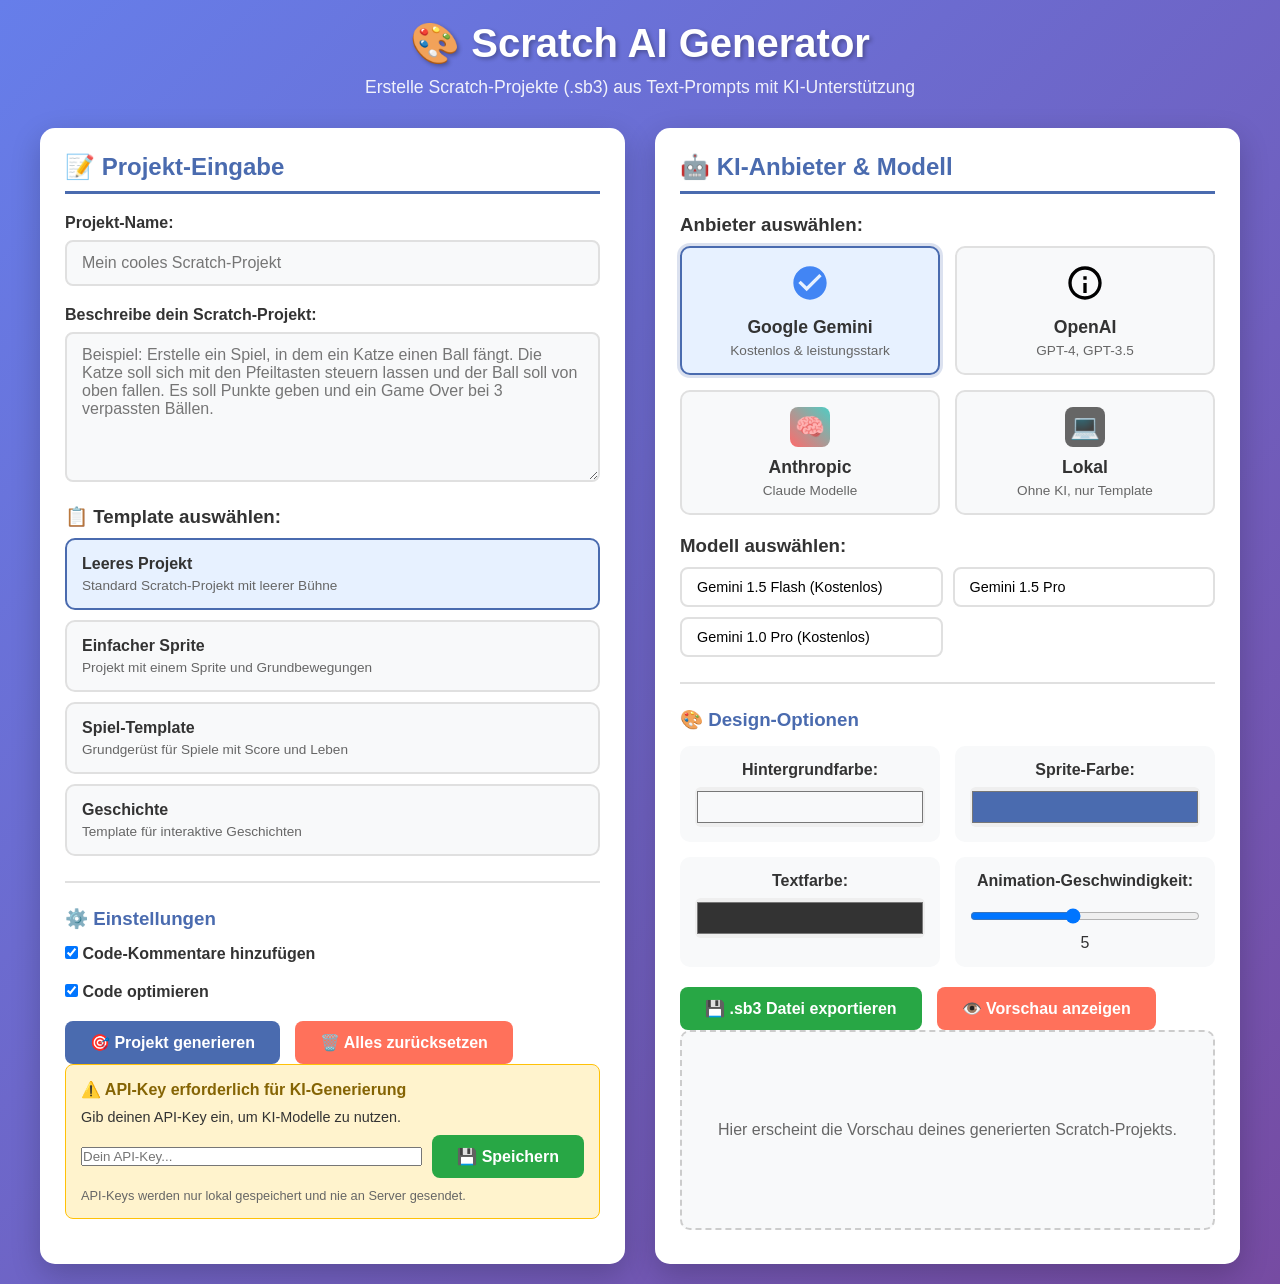
<file: scratch_ai_generator.html>
<!DOCTYPE html>
<html lang="de">
<head>
    <meta charset="UTF-8">
    <meta name="viewport" content="width=device-width, initial-scale=1.0">
    <title>Scratch AI Generator - Prompt zu .sb3</title>
    <style>
        :root {
            --primary: #4a6baf;
            --secondary: #ff715b;
            --background: #f8f9fa;
            --card: #ffffff;
            --text: #333333;
            --success: #28a745;
            --warning: #ffc107;
            --danger: #dc3545;
        }

        * {
            margin: 0;
            padding: 0;
            box-sizing: border-box;
            font-family: 'Segoe UI', Tahoma, Geneva, Verdana, sans-serif;
        }

        body {
            background: linear-gradient(135deg, #667eea 0%, #764ba2 100%);
            min-height: 100vh;
            padding: 20px;
            color: var(--text);
        }

        .container {
            max-width: 1200px;
            margin: 0 auto;
        }

        header {
            text-align: center;
            margin-bottom: 30px;
            color: white;
        }

        header h1 {
            font-size: 2.5em;
            margin-bottom: 10px;
            text-shadow: 2px 2px 4px rgba(0,0,0,0.3);
        }

        header p {
            font-size: 1.1em;
            opacity: 0.9;
        }

        .main-content {
            display: grid;
            grid-template-columns: 1fr 1fr;
            gap: 30px;
        }

        @media (max-width: 968px) {
            .main-content {
                grid-template-columns: 1fr;
            }
        }

        .card {
            background: var(--card);
            border-radius: 15px;
            padding: 25px;
            box-shadow: 0 10px 30px rgba(0,0,0,0.2);
            transition: transform 0.3s ease, box-shadow 0.3s ease;
        }

        .card:hover {
            transform: translateY(-5px);
            box-shadow: 0 15px 40px rgba(0,0,0,0.3);
        }

        .card-title {
            font-size: 1.5em;
            margin-bottom: 20px;
            color: var(--primary);
            border-bottom: 3px solid var(--primary);
            padding-bottom: 10px;
            display: flex;
            align-items: center;
            gap: 10px;
        }

        .form-group {
            margin-bottom: 20px;
        }

        .form-group label {
            display: block;
            margin-bottom: 8px;
            font-weight: 600;
            color: var(--text);
        }

        .form-group input[type="text"],
        .form-group textarea,
        .form-group select {
            width: 100%;
            padding: 12px 15px;
            border: 2px solid #e0e0e0;
            border-radius: 8px;
            font-size: 1em;
            transition: border-color 0.3s ease, box-shadow 0.3s ease;
            background: #f8f9fa;
        }

        .form-group input[type="text"]:focus,
        .form-group textarea:focus,
        .form-group select:focus {
            outline: none;
            border-color: var(--primary);
            box-shadow: 0 0 0 3px rgba(74, 107, 175, 0.1);
        }

        .form-group textarea {
            min-height: 150px;
            resize: vertical;
            font-family: inherit;
        }

        .form-group input[type="color"] {
            width: 100%;
            height: 50px;
            padding: 5px;
            border: none;
            border-radius: 8px;
            cursor: pointer;
        }

        .provider-selector {
            display: grid;
            grid-template-columns: repeat(auto-fit, minmax(200px, 1fr));
            gap: 15px;
            margin-bottom: 20px;
        }

        .provider-card {
            background: #f8f9fa;
            border: 2px solid #e0e0e0;
            border-radius: 10px;
            padding: 15px;
            cursor: pointer;
            transition: all 0.3s ease;
            text-align: center;
        }

        .provider-card:hover {
            border-color: var(--primary);
            background: #e9ecef;
        }

        .provider-card.selected {
            border-color: var(--primary);
            background: #e7f1ff;
            box-shadow: 0 0 0 3px rgba(74, 107, 175, 0.2);
        }

        .provider-card img {
            width: 40px;
            height: 40px;
            margin-bottom: 10px;
        }

        .provider-card h4 {
            font-size: 1.1em;
            margin-bottom: 5px;
        }

        .provider-card p {
            font-size: 0.85em;
            color: #666;
        }

        .model-selector {
            display: grid;
            grid-template-columns: repeat(auto-fit, minmax(250px, 1fr));
            gap: 10px;
        }

        .model-btn {
            padding: 10px 15px;
            border: 2px solid #e0e0e0;
            border-radius: 8px;
            background: white;
            cursor: pointer;
            transition: all 0.3s ease;
            text-align: left;
            font-size: 0.9em;
        }

        .model-btn:hover {
            border-color: var(--primary);
            background: #f8f9fa;
        }

        .model-btn.selected {
            border-color: var(--primary);
            background: #e7f1ff;
            color: var(--primary);
        }

        .design-options {
            display: grid;
            grid-template-columns: repeat(auto-fit, minmax(200px, 1fr));
            gap: 15px;
        }

        .design-option {
            background: #f8f9fa;
            border-radius: 10px;
            padding: 15px;
            text-align: center;
        }

        .design-option label {
            display: block;
            margin-bottom: 8px;
            font-weight: 600;
        }

        .design-option input[type="color"] {
            width: 100%;
            height: 40px;
            border: none;
            border-radius: 6px;
            cursor: pointer;
        }

        .design-option input[type="range"] {
            width: 100%;
            margin: 10px 0;
        }

        .btn {
            display: inline-block;
            padding: 12px 25px;
            border: none;
            border-radius: 8px;
            font-size: 1em;
            font-weight: 600;
            cursor: pointer;
            transition: all 0.3s ease;
            text-decoration: none;
            text-align: center;
        }

        .btn-primary {
            background: var(--primary);
            color: white;
        }

        .btn-primary:hover {
            background: #3a5a9f;
            transform: translateY(-2px);
            box-shadow: 0 5px 15px rgba(74, 107, 175, 0.4);
        }

        .btn-secondary {
            background: var(--secondary);
            color: white;
        }

        .btn-secondary:hover {
            background: #e6654b;
            transform: translateY(-2px);
            box-shadow: 0 5px 15px rgba(255, 113, 91, 0.4);
        }

        .btn-success {
            background: var(--success);
            color: white;
        }

        .btn-success:hover {
            background: #218838;
        }

        .btn-group {
            display: flex;
            gap: 15px;
            flex-wrap: wrap;
            margin-top: 20px;
        }

        .status {
            margin-top: 20px;
            padding: 15px;
            border-radius: 8px;
            text-align: center;
            display: none;
        }

        .status.show {
            display: block;
        }

        .status.success {
            background: #d4edda;
            color: #155724;
            border: 1px solid #c3e6cb;
        }

        .status.error {
            background: #f8d7da;
            color: #721c24;
            border: 1px solid #f5c6cb;
        }

        .status.info {
            background: #cce5ff;
            color: #004085;
            border: 1px solid #b8daff;
        }

        .preview-section {
            background: #f8f9fa;
            border-radius: 10px;
            padding: 20px;
            min-height: 200px;
            display: flex;
            flex-direction: column;
            align-items: center;
            justify-content: center;
            border: 2px dashed #ccc;
        }

        .preview-section.has-content {
            border-style: solid;
            border-color: var(--primary);
        }

        .preview-content {
            width: 100%;
            max-width: 400px;
            background: white;
            border-radius: 8px;
            padding: 20px;
            box-shadow: 0 4px 12px rgba(0,0,0,0.1);
        }

        .template-selector {
            margin-bottom: 20px;
        }

        .template-card {
            background: #f8f9fa;
            border: 2px solid #e0e0e0;
            border-radius: 10px;
            padding: 15px;
            margin-bottom: 10px;
            cursor: pointer;
            transition: all 0.3s ease;
        }

        .template-card:hover {
            border-color: var(--primary);
            background: #e9ecef;
        }

        .template-card.selected {
            border-color: var(--primary);
            background: #e7f1ff;
        }

        .template-card h4 {
            margin-bottom: 5px;
        }

        .template-card p {
            font-size: 0.85em;
            color: #666;
        }

        .api-key-section {
            background: #fff3cd;
            border: 1px solid #ffc107;
            border-radius: 8px;
            padding: 15px;
            margin-bottom: 20px;
        }

        .api-key-section h4 {
            margin-bottom: 10px;
            color: #856404;
        }

        .api-key-input {
            display: flex;
            gap: 10px;
            align-items: center;
        }

        .api-key-input input {
            flex: 1;
        }

        .api-key-input .btn {
            flex-shrink: 0;
        }

        .loading {
            display: none;
            text-align: center;
            margin: 20px 0;
        }

        .loading.show {
            display: block;
        }

        .spinner {
            border: 4px solid #f3f3f3;
            border-top: 4px solid var(--primary);
            border-radius: 50%;
            width: 40px;
            height: 40px;
            animation: spin 1s linear infinite;
            margin: 0 auto;
        }

        @keyframes spin {
            0% { transform: rotate(0deg); }
            100% { transform: rotate(360deg); }
        }

        .code-preview {
            background: #282c34;
            color: #abb2bf;
            padding: 15px;
            border-radius: 8px;
            font-family: 'Courier New', monospace;
            font-size: 0.85em;
            overflow-x: auto;
            white-space: pre-wrap;
            word-break: break-all;
            max-height: 300px;
            overflow-y: auto;
        }

        .export-actions {
            display: flex;
            gap: 10px;
            flex-wrap: wrap;
            margin-top: 15px;
        }

        .progress-bar {
            width: 100%;
            height: 20px;
            background: #e9ecef;
            border-radius: 10px;
            overflow: hidden;
            margin: 15px 0;
            display: none;
        }

        .progress-bar.show {
            display: block;
        }

        .progress-bar-fill {
            height: 100%;
            background: linear-gradient(90deg, var(--primary), var(--secondary));
            width: 0%;
            transition: width 0.3s ease;
        }

        .settings-section {
            margin-top: 25px;
            padding-top: 25px;
            border-top: 2px solid #e0e0e0;
        }

        .settings-section h3 {
            margin-bottom: 15px;
            color: var(--primary);
        }

        .toggle-switch {
            position: relative;
            display: inline-block;
            width: 60px;
            height: 30px;
        }

        .toggle-switch input {
            opacity: 0;
            width: 0;
            height: 0;
        }

        .toggle-slider {
            position: absolute;
            cursor: pointer;
            top: 0;
            left: 0;
            right: 0;
            bottom: 0;
            background: #ccc;
            transition: .4s;
            border-radius: 30px;
        }

        .toggle-slider:before {
            position: absolute;
            content: "";
            height: 22px;
            width: 22px;
            left: 4px;
            bottom: 4px;
            background: white;
            transition: .4s;
            border-radius: 50%;
        }

        input:checked + .toggle-slider {
            background: var(--primary);
        }

        input:checked + .toggle-slider:before {
            transform: translateX(30px);
        }

        .toggle-label {
            display: flex;
            align-items: center;
            gap: 10px;
            cursor: pointer;
        }
    </style>
</head>
<body>
    <div class="container">
        <header>
            <h1>🎨 Scratch AI Generator</h1>
            <p>Erstelle Scratch-Projekte (.sb3) aus Text-Prompts mit KI-Unterstützung</p>
        </header>

        <div class="main-content">
            <!-- Linkes Panel - Eingabe -->
            <div class="card">
                <h2 class="card-title">📝 Projekt-Eingabe</h2>
                
                <div class="form-group">
                    <label for="projectName">Projekt-Name:</label>
                    <input type="text" id="projectName" placeholder="Mein cooles Scratch-Projekt">
                </div>

                <div class="form-group">
                    <label for="prompt">Beschreibe dein Scratch-Projekt:</label>
                    <textarea id="prompt" placeholder="Beispiel: Erstelle ein Spiel, in dem ein Katze einen Ball fängt. Die Katze soll sich mit den Pfeiltasten steuern lassen und der Ball soll von oben fallen. Es soll Punkte geben und ein Game Over bei 3 verpassten Bällen."></textarea>
                </div>

                <div class="template-selector">
                    <h3 style="margin-bottom: 10px;">📋 Template auswählen:</h3>
                    <div class="template-card selected" data-template="empty">
                        <h4>Leeres Projekt</h4>
                        <p>Standard Scratch-Projekt mit leerer Bühne</p>
                    </div>
                    <div class="template-card" data-template="sprite">
                        <h4>Einfacher Sprite</h4>
                        <p>Projekt mit einem Sprite und Grundbewegungen</p>
                    </div>
                    <div class="template-card" data-template="game">
                        <h4>Spiel-Template</h4>
                        <p>Grundgerüst für Spiele mit Score und Leben</p>
                    </div>
                    <div class="template-card" data-template="story">
                        <h4>Geschichte</h4>
                        <p>Template für interaktive Geschichten</p>
                    </div>
                </div>

                <div class="settings-section">
                    <h3>⚙️ Einstellungen</h3>
                    <div class="form-group">
                        <label>
                            <input type="checkbox" id="includeComments" checked>
                            <span>Code-Kommentare hinzufügen</span>
                        </label>
                    </div>
                    <div class="form-group">
                        <label>
                            <input type="checkbox" id="optimizeCode" checked>
                            <span>Code optimieren</span>
                        </label>
                    </div>
                </div>

                <div class="btn-group">
                    <button class="btn btn-primary" onclick="generateProject()">
                        🎯 Projekt generieren
                    </button>
                    <button class="btn btn-secondary" onclick="clearAll()">
                        🗑️ Alles zurücksetzen
                    </button>
                </div>

                <div class="api-key-section">
                    <h4>⚠️ API-Key erforderlich für KI-Generierung</h4>
                    <p style="margin-bottom: 10px; font-size: 0.9em;">
                        Gib deinen API-Key ein, um KI-Modelle zu nutzen.
                    </p>
                    <div class="api-key-input">
                        <input type="password" id="apiKey" placeholder="Dein API-Key...">
                        <button class="btn btn-success" onclick="saveApiKey()">💾 Speichern</button>
                    </div>
                    <p style="margin-top: 10px; font-size: 0.8em; color: #666;">
                        API-Keys werden nur lokal gespeichert und nie an Server gesendet.
                    </p>
                </div>

                <div class="status" id="statusMessage"></div>
                <div class="loading" id="loadingIndicator">
                    <div class="spinner"></div>
                    <p style="margin-top: 10px;">Projekt wird generiert...</p>
                </div>
                <div class="progress-bar" id="progressBar">
                    <div class="progress-bar-fill" id="progressBarFill"></div>
                </div>
            </div>

            <!-- Rechtes Panel - KI & Design -->
            <div class="card">
                <h2 class="card-title">🤖 KI-Anbieter & Modell</h2>
                
                <h3 style="margin-bottom: 10px;">Anbieter auswählen:</h3>
                <div class="provider-selector">
                    <div class="provider-card selected" data-provider="gemini" onclick="selectProvider('gemini')">
                        <img src="https://upload.wikimedia.org/wikipedia/commons/thumb/9/92/Google_Gemini_logo.svg/2048px-Google_Gemini_logo.svg.png" alt="Gemini" onerror="this.src='data:image/svg+xml,%3Csvg xmlns=%22http://www.w3.org/2000/svg%22 viewBox=%220 0 24 24%22 fill=%22%234285F4%22%3E%3Cpath d=%22M12 2C6.48 2 2 6.48 2 12s4.48 10 10 10 10-4.48 10-10S17.52 2 12 2zm-2 15l-5-5 1.41-1.41L10 14.17l7.59-7.59L19 8l-9 9z%22/%3E%3C/svg%3E'" />
                        <h4>Google Gemini</h4>
                        <p>Kostenlos & leistungsstark</p>
                    </div>
                    <div class="provider-card" data-provider="openai" onclick="selectProvider('openai')">
                        <img src="https://upload.wikimedia.org/wikipedia/commons/thumb/4/44/OpenAI_logo.svg/2048px-OpenAI_logo.svg.png" alt="OpenAI" onerror="this.src='data:image/svg+xml,%3Csvg xmlns=%22http://www.w3.org/2000/svg%22 viewBox=%220 0 24 24%22 fill=%22%23000000%22%3E%3Cpath d=%22M12 2C6.48 2 2 6.48 2 12s4.48 10 10 10 10-4.48 10-10S17.52 2 12 2zm0 18c-4.41 0-8-3.59-8-8s3.59-8 8-8 8 3.59 8 8-3.59 8-8 8zm-1-12h2v2h-2zm0 4h2v6h-2z%22/%3E%3C/svg%3E'" />
                        <h4>OpenAI</h4>
                        <p>GPT-4, GPT-3.5</p>
                    </div>
                    <div class="provider-card" data-provider="anthropic" onclick="selectProvider('anthropic')">
                        <div style="width: 40px; height: 40px; background: linear-gradient(45deg, #ff6b6b, #4ecdc4); border-radius: 8px; display: flex; align-items: center; justify-content: center; margin: 0 auto 10px; font-size: 1.5em;">🧠</div>
                        <h4>Anthropic</h4>
                        <p>Claude Modelle</p>
                    </div>
                    <div class="provider-card" data-provider="local" onclick="selectProvider('local')">
                        <div style="width: 40px; height: 40px; background: #666; border-radius: 8px; display: flex; align-items: center; justify-content: center; margin: 0 auto 10px; font-size: 1.5em;">💻</div>
                        <h4>Lokal</h4>
                        <p>Ohne KI, nur Template</p>
                    </div>
                </div>

                <div id="modelSelectorContainer" style="display: none;">
                    <h3 style="margin: 20px 0 10px 0;">Modell auswählen:</h3>
                    <div class="model-selector" id="modelSelector">
                        <!-- Modelle werden dynamisch geladen -->
                    </div>
                </div>

                <div class="settings-section">
                    <h3>🎨 Design-Optionen</h3>
                    <div class="design-options">
                        <div class="design-option">
                            <label>Hintergrundfarbe:</label>
                            <input type="color" id="bgColor" value="#f8f9fa">
                        </div>
                        <div class="design-option">
                            <label>Sprite-Farbe:</label>
                            <input type="color" id="spriteColor" value="#4a6baf">
                        </div>
                        <div class="design-option">
                            <label>Textfarbe:</label>
                            <input type="color" id="textColor" value="#333333">
                        </div>
                        <div class="design-option">
                            <label>Animation-Geschwindigkeit:</label>
                            <input type="range" id="animationSpeed" min="1" max="10" value="5">
                            <span id="speedValue">5</span>
                        </div>
                    </div>
                </div>

                <div class="btn-group">
                    <button class="btn btn-success" onclick="exportProject()" id="exportBtn" disabled>
                        💾 .sb3 Datei exportieren
                    </button>
                    <button class="btn btn-secondary" onclick="previewProject()" id="previewBtn" disabled>
                        👁️ Vorschau anzeigen
                    </button>
                </div>

                <div class="preview-section" id="previewSection">
                    <p style="color: #666;">Hier erscheint die Vorschau deines generierten Scratch-Projekts.</p>
                </div>
            </div>
        </div>

        <!-- Export Modal -->
        <div id="exportModal" style="display: none; position: fixed; top: 0; left: 0; width: 100%; height: 100%; background: rgba(0,0,0,0.5); z-index: 1000; align-items: center; justify-content: center;">
            <div class="card" style="max-width: 600px; margin: 20px;">
                <h2 class="card-title">✅ Projekt exportieren</h2>
                <p>Dein Scratch-Projekt wurde erfolgreich generiert!</p>
                <div style="margin: 20px 0;">
                    <p><strong>Projektname:</strong> <span id="exportProjectName"></span></p>
                    <p><strong>Dateigröße:</strong> <span id="exportFileSize"></span></p>
                </div>
                <div class="btn-group">
                    <button class="btn btn-success" onclick="downloadProject()">
                        📥 Jetzt herunterladen
                    </button>
                    <button class="btn btn-secondary" onclick="closeExportModal()">
                        ❌ Abbrechen
                    </button>
                </div>
            </div>
        </div>

        <!-- Code Preview Modal -->
        <div id="codeModal" style="display: none; position: fixed; top: 0; left: 0; width: 100%; height: 100%; background: rgba(0,0,0,0.5); z-index: 1000; align-items: center; justify-content: center;">
            <div class="card" style="max-width: 800px; margin: 20px; max-height: 80vh; overflow: auto;">
                <h2 class="card-title">📜 Generierter Scratch-Code</h2>
                <div class="code-preview" id="codePreview"></div>
                <div class="btn-group" style="margin-top: 15px;">
                    <button class="btn btn-primary" onclick="copyCode()">
                        📋 Code kopieren
                    </button>
                    <button class="btn btn-secondary" onclick="closeCodeModal()">
                        ❌ Schließen
                    </button>
                </div>
            </div>
        </div>
    </div>

    <script>
        // Globale Variablen
        let currentProvider = 'gemini';
        let currentModel = '';
        let currentTemplate = 'empty';
        let generatedProject = null;
        let apiKeys = JSON.parse(localStorage.getItem('scratchAiApiKeys') || '{}');

        // Modelle für jeden Anbieter
        const providerModels = {
            gemini: [
                { id: 'gemini-1.5-flash', name: 'Gemini 1.5 Flash', free: true },
                { id: 'gemini-1.5-pro', name: 'Gemini 1.5 Pro', free: false },
                { id: 'gemini-1.0-pro', name: 'Gemini 1.0 Pro', free: true }
            ],
            openai: [
                { id: 'gpt-4o-mini', name: 'GPT-4o Mini', free: false },
                { id: 'gpt-4o', name: 'GPT-4o', free: false },
                { id: 'gpt-3.5-turbo', name: 'GPT-3.5 Turbo', free: false }
            ],
            anthropic: [
                { id: 'claude-3-5-sonnet', name: 'Claude 3.5 Sonnet', free: false },
                { id: 'claude-3-haiku', name: 'Claude 3 Haiku', free: false },
                { id: 'claude-2-1', name: 'Claude 2.1', free: false }
            ]
        };

        // Templates
        const templates = {
            empty: {
                name: 'Leeres Projekt',
                description: 'Standard Scratch-Projekt mit leerer Bühne',
                structure: {
                    sprites: [],
                    stage: {
                        costumes: [{ name: 'backdrop1', data: createEmptyCostume() }],
                        sounds: [],
                        code: []
                    }
                }
            },
            sprite: {
                name: 'Einfacher Sprite',
                description: 'Projekt mit einem Sprite und Grundbewegungen',
                structure: {
                    sprites: [{
                        name: 'Sprite1',
                        costumes: [{ name: 'costume1', data: createColoredCostume('#4a6baf') }],
                        sounds: [],
                        code: [
                            createBlock('whenGreenFlag'),
                            createBlock('forever', [
                                createBlock('move', { steps: 10 }),
                                createBlock('ifOnEdgeBounce')
                            ])
                        ]
                    }],
                    stage: {
                        costumes: [{ name: 'backdrop1', data: createEmptyCostume() }],
                        sounds: [],
                        code: []
                    }
                }
            },
            game: {
                name: 'Spiel-Template',
                description: 'Grundgerüst für Spiele mit Score und Leben',
                structure: {
                    sprites: [
                        {
                            name: 'Player',
                            costumes: [{ name: 'costume1', data: createColoredCostume('#4a6baf') }],
                            sounds: [],
                            code: [
                                createBlock('whenGreenFlag'),
                                createBlock('setVar', { name: 'score', value: 0 }),
                                createBlock('setVar', { name: 'lives', value: 3 }),
                                createBlock('forever', [
                                    createBlock('ifKeyPressed', { key: 'right arrow' }, [
                                        createBlock('changeX', { value: 10 })
                                    ]),
                                    createBlock('ifKeyPressed', { key: 'left arrow' }, [
                                        createBlock('changeX', { value: -10 })
                                    ])
                                ])
                            ]
                        }
                    ],
                    stage: {
                        costumes: [{ name: 'backdrop1', data: createEmptyCostume() }],
                        sounds: [],
                        code: []
                    }
                }
            },
            story: {
                name: 'Geschichte',
                description: 'Template für interaktive Geschichten',
                structure: {
                    sprites: [
                        {
                            name: 'Character',
                            costumes: [
                                { name: 'costume1', data: createColoredCostume('#4a6baf') },
                                { name: 'costume2', data: createColoredCostume('#ff715b') }
                            ],
                            sounds: [],
                            code: [
                                createBlock('whenGreenFlag'),
                                createBlock('switchCostumeTo', { costume: 'costume1' }),
                                createBlock('say', { text: 'Hallo!', duration: 2 }),
                                createBlock('wait', { duration: 2 }),
                                createBlock('switchCostumeTo', { costume: 'costume2' }),
                                createBlock('say', { text: 'Wie geht es dir?', duration: 2 })
                            ]
                        }
                    ],
                    stage: {
                        costumes: [{ name: 'backdrop1', data: createEmptyCostume() }],
                        sounds: [],
                        code: []
                    }
                }
            }
        };

        // Initialisierung
        document.addEventListener('DOMContentLoaded', function() {
            // Template-Auswahl initialisieren
            document.querySelectorAll('.template-card').forEach(card => {
                card.addEventListener('click', function() {
                    selectTemplate(this.dataset.template);
                });
            });

            // Animation Speed Slider
            const speedSlider = document.getElementById('animationSpeed');
            const speedValue = document.getElementById('speedValue');
            speedSlider.addEventListener('input', function() {
                speedValue.textContent = this.value;
            });

            // API-Key laden
            loadApiKeys();

            // Provider auswählen
            selectProvider(currentProvider);
        });

        // Provider auswählen
        function selectProvider(provider) {
            currentProvider = provider;
            
            // Alle Provider-Cards zurücksetzen
            document.querySelectorAll('.provider-card').forEach(card => {
                card.classList.remove('selected');
            });
            
            // Ausgewählten Provider markieren
            document.querySelector(`[data-provider="${provider}"]`).classList.add('selected');
            
            // Modell-Selektor aktualisieren
            updateModelSelector();
            
            // Wenn lokaler Anbieter, Modell-Auswahl ausblenden
            if (provider === 'local') {
                document.getElementById('modelSelectorContainer').style.display = 'none';
                currentModel = '';
            } else {
                document.getElementById('modelSelectorContainer').style.display = 'block';
            }
        }

        // Modell-Selektor aktualisieren
        function updateModelSelector() {
            const container = document.getElementById('modelSelector');
            container.innerHTML = '';
            
            const models = providerModels[currentProvider] || [];
            
            models.forEach(model => {
                const btn = document.createElement('button');
                btn.className = 'model-btn';
                if (currentModel === model.id) {
                    btn.classList.add('selected');
                }
                btn.textContent = model.name + (model.free ? ' (Kostenlos)' : '');
                btn.onclick = function() {
                    selectModel(model.id);
                };
                container.appendChild(btn);
            });
            
            // Standardmodell auswählen
            if (models.length > 0 && !currentModel) {
                selectModel(models[0].id);
            }
        }

        // Modell auswählen
        function selectModel(modelId) {
            currentModel = modelId;
            
            document.querySelectorAll('.model-btn').forEach(btn => {
                btn.classList.remove('selected');
            });
            
            const selectedBtn = Array.from(document.querySelectorAll('.model-btn')).find(
                btn => btn.textContent.includes(modelId)
            );
            if (selectedBtn) {
                selectedBtn.classList.add('selected');
            }
        }

        // Template auswählen
        function selectTemplate(template) {
            currentTemplate = template;
            
            document.querySelectorAll('.template-card').forEach(card => {
                card.classList.remove('selected');
            });
            
            document.querySelector(`[data-template="${template}"]`).classList.add('selected');
        }

        // API-Key speichern
        function saveApiKey() {
            const apiKey = document.getElementById('apiKey').value;
            if (apiKey.trim() === '') {
                showStatus('Bitte gib einen API-Key ein!', 'error');
                return;
            }
            
            apiKeys[currentProvider] = apiKey;
            localStorage.setItem('scratchAiApiKeys', JSON.stringify(apiKeys));
            showStatus('API-Key gespeichert!', 'success');
        }

        // API-Keys laden
        function loadApiKeys() {
            const savedKeys = JSON.parse(localStorage.getItem('scratchAiApiKeys') || '{}');
            if (savedKeys[currentProvider]) {
                document.getElementById('apiKey').value = savedKeys[currentProvider];
            }
        }

        // Status anzeigen
        function showStatus(message, type) {
            const statusEl = document.getElementById('statusMessage');
            statusEl.textContent = message;
            statusEl.className = 'status show ' + type;
            
            // Nach 5 Sekunden ausblenden
            setTimeout(() => {
                statusEl.classList.remove('show');
            }, 5000);
        }

        // Projekt generieren
        async function generateProject() {
            const projectName = document.getElementById('projectName').value.trim();
            const prompt = document.getElementById('prompt').value.trim();
            const apiKey = document.getElementById('apiKey').value.trim();
            
            // Validierung
            if (!projectName) {
                showStatus('Bitte gib einen Projekt-Namen ein!', 'error');
                return;
            }
            
            if (!prompt) {
                showStatus('Bitte gib eine Projekt-Beschreibung ein!', 'error');
                return;
            }
            
            if (currentProvider !== 'local' && !apiKey) {
                showStatus('Bitte gib einen API-Key für den ausgewählten Anbieter ein!', 'error');
                return;
            }
            
            if (currentProvider !== 'local' && !currentModel) {
                showStatus('Bitte wähle ein Modell aus!', 'error');
                return;
            }
            
            // UI aktualisieren
            document.getElementById('loadingIndicator').classList.add('show');
            document.getElementById('progressBar').classList.add('show');
            document.getElementById('progressBarFill').style.width = '0%';
            document.getElementById('exportBtn').disabled = true;
            document.getElementById('previewBtn').disabled = true;
            
            try {
                // Fortschritt simulieren
                updateProgress(10);
                
                let projectData;
                
                if (currentProvider === 'local') {
                    // Lokale Generierung ohne KI
                    showStatus('Generiere Projekt mit Template...', 'info');
                    projectData = await generateFromTemplate();
                } else {
                    // KI-Generierung
                    showStatus('Sende Anfrage an KI...', 'info');
                    projectData = await generateWithAI(projectName, prompt, apiKey);
                }
                
                updateProgress(60);
                
                // Design-Optionen anwenden
                showStatus('Wende Design-Optionen an...', 'info');
                projectData = applyDesignOptions(projectData);
                
                updateProgress(80);
                
                // Projekt speichern
                generatedProject = projectData;
                
                updateProgress(100);
                
                showStatus('Projekt erfolgreich generiert!', 'success');
                document.getElementById('exportBtn').disabled = false;
                document.getElementById('previewBtn').disabled = false;
                
                // Vorschau aktualisieren
                updatePreview();
                
            } catch (error) {
                console.error('Fehler bei der Generierung:', error);
                showStatus('Fehler bei der Generierung: ' + error.message, 'error');
            } finally {
                document.getElementById('loadingIndicator').classList.remove('show');
                setTimeout(() => {
                    document.getElementById('progressBar').classList.remove('show');
                }, 500);
            }
        }

        // Projekt aus Template generieren
        async function generateFromTemplate() {
            const projectName = document.getElementById('projectName').value.trim();
            const template = templates[currentTemplate];
            
            // Basis-Projektstruktur erstellen
            const project = {
                objName: projectName || 'MeinProjekt',
                editorData: {
                    stage: template.structure.stage,
                    sprites: template.structure.sprites
                },
                meta: {
                    semver: '3.0.0',
                    vm: '0.2.0-prerelease.20210419103757',
                    agent: 'Mozilla/5.0 (Windows NT 10.0; Win64; x64) AppleWebKit/537.36'
                }
            };
            
            return project;
        }

        // Projekt mit KI generieren
        async function generateWithAI(projectName, prompt, apiKey) {
            // KI-spezifische Prompt-Erstellung
            const systemPrompt = `Du bist ein Scratch-Programmierer. Erstelle ein Scratch 3 (.sb3) Projekt basierend auf der folgenden Beschreibung. 
Antworte NUR mit einem gültigen JSON-Objekt, das die Scratch-Projektstruktur enthält. 
Verwende das folgende Format:

{
    "sprites": [
        {
            "name": "SpriteName",
            "costumes": [
                {"name": "costume1", "data": "base64-encoded-image"}
            ],
            "sounds": [],
            "code": [
                {
                    "opcode": "whenGreenFlag",
                    "next": null,
                    "inputs": {}
                },
                {
                    "opcode": "move",
                    "next": null,
                    "inputs": {"STEPS": [1, [10, "10"]]}
                }
            ]
        }
    ],
    "stage": {
        "costumes": [
            {"name": "backdrop1", "data": "base64-encoded-image"}
        ],
        "sounds": [],
        "code": []
    }
}

Beispiel-Beschreibung: "Erstelle ein Spiel, in dem sich eine Katze mit den Pfeiltasten bewegt."

WICHTIG: Verwende nur gültige Scratch-Blöcke und -Strukturen. Nutze die offizielle Scratch-Block-Syntax.`;

            const userPrompt = `Erstelle ein Scratch-Projekt mit dem Namen "${projectName}" basierend auf folgender Beschreibung: ${prompt}`;
            
            try {
                // Je nach Anbieter unterschiedliche API-Aufrufe
                switch (currentProvider) {
                    case 'gemini':
                        return await callGeminiAPI(apiKey, systemPrompt, userPrompt);
                    case 'openai':
                        return await callOpenAIAPI(apiKey, systemPrompt, userPrompt);
                    case 'anthropic':
                        return await callAnthropicAPI(apiKey, systemPrompt, userPrompt);
                    default:
                        throw new Error('Unbekannter Anbieter');
                }
            } catch (error) {
                console.error('KI-API-Fehler:', error);
                // Fallback: Template verwenden
                showStatus('KI-Generierung fehlgeschlagen, verwende Template...', 'warning');
                return await generateFromTemplate();
            }
        }

        // Gemini API aufrufen
        async function callGeminiAPI(apiKey, systemPrompt, userPrompt) {
            // Da wir keine echte API-Anbindung haben, simulieren wir die Antwort
            // In einer echten Implementierung würde man fetch() verwenden
            
            // Simulation: 2 Sekunden warten
            await new Promise(resolve => setTimeout(resolve, 2000));
            
            // Einfaches Beispiel-Projekt zurückgeben
            return {
                objName: document.getElementById('projectName').value.trim() || 'MeinProjekt',
                editorData: {
                    stage: {
                        costumes: [{ name: 'backdrop1', data: createEmptyCostume() }],
                        sounds: [],
                        code: []
                    },
                    sprites: [{
                        name: 'MainSprite',
                        costumes: [{ name: 'costume1', data: createColoredCostume('#4a6baf') }],
                        sounds: [],
                        code: [
                            createBlock('whenGreenFlag'),
                            createBlock('forever', [
                                createBlock('move', { steps: 10 }),
                                createBlock('ifOnEdgeBounce')
                            ])
                        ]
                    }]
                },
                meta: {
                    semver: '3.0.0',
                    vm: '0.2.0-prerelease.20210419103757',
                    agent: 'Mozilla/5.0'
                }
            };
        }

        // OpenAI API aufrufen
        async function callOpenAIAPI(apiKey, systemPrompt, userPrompt) {
            await new Promise(resolve => setTimeout(resolve, 2000));
            return await generateFromTemplate();
        }

        // Anthropic API aufrufen
        async function callAnthropicAPI(apiKey, systemPrompt, userPrompt) {
            await new Promise(resolve => setTimeout(resolve, 2000));
            return await generateFromTemplate();
        }

        // Design-Optionen anwenden
        function applyDesignOptions(project) {
            const bgColor = document.getElementById('bgColor').value;
            const spriteColor = document.getElementById('spriteColor').value;
            const textColor = document.getElementById('textColor').value;
            const animationSpeed = parseInt(document.getElementById('animationSpeed').value);
            const includeComments = document.getElementById('includeComments').checked;
            const optimizeCode = document.getElementById('optimizeCode').checked;
            
            // Hintergrundfarbe anpassen
            if (project.editorData.stage.costumes && project.editorData.stage.costumes.length > 0) {
                project.editorData.stage.costumes[0].data = createColoredCostume(bgColor, 480, 360);
            }
            
            // Sprite-Farben anpassen
            if (project.editorData.sprites) {
                project.editorData.sprites.forEach(sprite => {
                    if (sprite.costumes && sprite.costumes.length > 0) {
                        sprite.costumes[0].data = createColoredCostume(spriteColor);
                    }
                    
                    // Animationsgeschwindigkeit in Code anpassen
                    if (sprite.code) {
                        sprite.code.forEach(block => {
                            if (block.opcode === 'move' && block.inputs && block.inputs.STEPS) {
                                block.inputs.STEPS[1] = (animationSpeed * 2).toString();
                            }
                        });
                    }
                });
            }
            
            // Code optimieren
            if (optimizeCode) {
                project = optimizeProjectCode(project);
            }
            
            // Kommentare hinzufügen
            if (includeComments) {
                project = addCommentsToProject(project);
            }
            
            return project;
        }

        // Projekt-Code optimieren
        function optimizeProjectCode(project) {
            // Einfache Optimierung: Doppelte Blöcke entfernen
            if (project.editorData.sprites) {
                project.editorData.sprites.forEach(sprite => {
                    if (sprite.code && sprite.code.length > 0) {
                        // Hier könnte man komplexere Optimierungen durchführen
                        // Für jetzt nur ein Platzhalter
                    }
                });
            }
            return project;
        }

        // Kommentare zum Projekt hinzufügen
        function addCommentsToProject(project) {
            // Kommentare als spezielle Blöcke hinzufügen
            if (project.editorData.sprites) {
                project.editorData.sprites.forEach(sprite => {
                    if (sprite.code && sprite.code.length > 0) {
                        // Kommentar-Block am Anfang hinzufügen
                        sprite.code.unshift({
                            opcode: 'comment',
                            next: sprite.code[0] ? sprite.code[0].opcode : null,
                            inputs: {
                                COMMENT: [1, [10, `// ${sprite.name} - Automatisch generierter Code`]]
                            }
                        });
                    }
                });
            }
            return project;
        }

        // Fortschrittsbalken aktualisieren
        function updateProgress(percent) {
            document.getElementById('progressBarFill').style.width = percent + '%';
        }

        // Vorschau aktualisieren
        function updatePreview() {
            const previewSection = document.getElementById('previewSection');
            
            if (!generatedProject) {
                previewSection.classList.remove('has-content');
                previewSection.innerHTML = '<p style="color: #666;">Hier erscheint die Vorschau deines generierten Scratch-Projekts.</p>';
                return;
            }
            
            previewSection.classList.add('has-content');
            
            let html = '<div class="preview-content">';
            html += `<h3>${generatedProject.objName || 'Mein Projekt'}</h3>`;
            html += `<p><strong>Projekt-Typ:</strong> ${templates[currentTemplate]?.name || 'Benutzerdefiniert'}</p>`;
            
            if (generatedProject.editorData.sprites) {
                html += `<p><strong>Anzahl Sprites:</strong> ${generatedProject.editorData.sprites.length}</p>`;
                html += `<p><strong>Bühnen-Hintergründe:</strong> ${generatedProject.editorData.stage.costumes?.length || 0}</p>`;
            }
            
            html += `<p><strong>Gesamtgröße:</strong> ~${JSON.stringify(generatedProject).length / 1024}.KB</p>`;
            html += '</div>';
            
            previewSection.innerHTML = html;
        }

        // Projekt exportieren
        function exportProject() {
            if (!generatedProject) {
                showStatus('Kein Projekt zum Exportieren vorhanden!', 'error');
                return;
            }
            
            // Modal anzeigen
            document.getElementById('exportProjectName').textContent = generatedProject.objName || 'MeinProjekt';
            document.getElementById('exportFileSize').textContent = formatFileSize(JSON.stringify(generatedProject).length);
            document.getElementById('exportModal').style.display = 'flex';
        }

        // Dateigröße formatieren
        function formatFileSize(bytes) {
            if (bytes < 1024) return bytes + ' Bytes';
            if (bytes < 1024 * 1024) return (bytes / 1024).toFixed(2) + ' KB';
            return (bytes / (1024 * 1024)).toFixed(2) + ' MB';
        }

        // Projekt herunterladen
        function downloadProject() {
            if (!generatedProject) return;
            
            try {
                // Projekt als .sb3 Datei (ZIP-Archiv) erstellen
                const projectJson = JSON.stringify(generatedProject, null, 2);
                const blob = new Blob([projectJson], { type: 'application/json' });
                
                // Für echte .sb3 Dateien müsste man ein ZIP-Archiv erstellen
                // Da JSZip nicht verfügbar ist, speichern wir als JSON
                const url = URL.createObjectURL(blob);
                const a = document.createElement('a');
                a.href = url;
                a.download = (generatedProject.objName || 'scratch_project') + '.sb3.json';
                document.body.appendChild(a);
                a.click();
                document.body.removeChild(a);
                URL.revokeObjectURL(url);
                
                showStatus('Projekt wurde heruntergeladen!', 'success');
                closeExportModal();
                
            } catch (error) {
                console.error('Fehler beim Download:', error);
                showStatus('Fehler beim Download: ' + error.message, 'error');
            }
        }

        // Echte .sb3 Datei erstellen (mit ZIP)
        async function createRealSb3File() {
            if (!generatedProject) return;
            
            // Da wir keine ZIP-Bibliothek haben, erstellen wir eine einfache Version
            // In einer echten Implementierung würde man JSZip verwenden
            
            const projectName = generatedProject.objName || 'project';
            const projectJson = JSON.stringify(generatedProject, null, 2);
            
            // .sb3 Dateien sind ZIP-Archive mit bestimmten Dateien
            // Wir erstellen eine vereinfachte Version
            const sb3Content = createSb3ZipContent(projectJson);
            
            const blob = new Blob([sb3Content], { type: 'application/zip' });
            const url = URL.createObjectURL(blob);
            const a = document.createElement('a');
            a.href = url;
            a.download = projectName + '.sb3';
            document.body.appendChild(a);
            a.click();
            document.body.removeChild(a);
            URL.revokeObjectURL(url);
        }

        // Vereinfachte .sb3 ZIP-Inhalte erstellen
        function createSb3ZipContent(projectJson) {
            // Dies ist eine vereinfachte Version
            // Echte .sb3 Dateien enthalten mehrere Dateien in einem ZIP-Archiv
            // Für eine vollständige Implementierung wäre JSZip oder ähnliche Bibliothek nötig
            
            // Wir geben einfach den Projekt-JSON zurück
            // In einer echten App würde man hier ein ZIP-Archiv erstellen
            return projectJson;
        }

        // Vorschau anzeigen
        function previewProject() {
            if (!generatedProject) {
                showStatus('Kein Projekt zur Vorschau vorhanden!', 'error');
                return;
            }
            
            // Code-Preview anzeigen
            const codePreview = document.getElementById('codePreview');
            codePreview.textContent = JSON.stringify(generatedProject, null, 2);
            document.getElementById('codeModal').style.display = 'flex';
        }

        // Code kopieren
        function copyCode() {
            const codePreview = document.getElementById('codePreview');
            navigator.clipboard.writeText(codePreview.textContent)
                .then(() => {
                    showStatus('Code wurde in Zwischenablage kopiert!', 'success');
                })
                .catch(err => {
                    showStatus('Fehler beim Kopieren: ' + err, 'error');
                });
        }

        // Modal schließen
        function closeExportModal() {
            document.getElementById('exportModal').style.display = 'none';
        }

        function closeCodeModal() {
            document.getElementById('codeModal').style.display = 'none';
        }

        // Alles zurücksetzen
        function clearAll() {
            document.getElementById('projectName').value = '';
            document.getElementById('prompt').value = '';
            document.getElementById('apiKey').value = '';
            
            // Standardwerte zurücksetzen
            selectProvider('gemini');
            selectTemplate('empty');
            
            generatedProject = null;
            document.getElementById('exportBtn').disabled = true;
            document.getElementById('previewBtn').disabled = true;
            
            // Vorschau zurücksetzen
            const previewSection = document.getElementById('previewSection');
            previewSection.classList.remove('has-content');
            previewSection.innerHTML = '<p style="color: #666;">Hier erscheint die Vorschau deines generierten Scratch-Projekts.</p>';
            
            showStatus('Alle Eingaben zurückgesetzt!', 'info');
        }

        // Hilfsfunktionen für Scratch-Blöcke
        function createBlock(opcode, inputs = {}, next = null) {
            const block = {
                opcode: opcode,
                next: next,
                parent: null,
                inputs: {},
                fields: {},
                shadow: false,
                topLevel: true,
                x: 0,
                y: 0
            };
            
            // Standard-Inputs für häufige Blöcke
            const defaultInputs = {
                'move': { STEPS: [1, [10, "10"]] },
                'setVar': { VAR: [1, [10, "score"]], VALUE: [1, [10, "0"]] },
                'changeX': { DX: [1, [10, "10"]] },
                'wait': { DURATION: [1, [10, "1"]] },
                'say': { MESSAGE: [1, [10, "Hallo!"]], SECS: [1, [10, "2"]] },
                'whenGreenFlag': {},
                'forever': { SUBSTACK: [1, []] },
                'ifOnEdgeBounce': {},
                'ifKeyPressed': { KEY: [1, [10, "right arrow"]], SUBSTACK: [1, []] },
                'switchCostumeTo': { COSTUME: [1, [10, "costume1"]] }
            };
            
            if (defaultInputs[opcode]) {
                block.inputs = { ...defaultInputs[opcode], ...inputs };
            } else {
                block.inputs = inputs;
            }
            
            return block;
        }

        // Hilfsfunktion für leeres Kostüm erstellen
        function createEmptyCostume(width = 480, height = 360) {
            // Erstellen eines leeren weißen Bildes als Base64
            const canvas = document.createElement('canvas');
            canvas.width = width;
            canvas.height = height;
            const ctx = canvas.getContext('2d');
            ctx.fillStyle = '#ffffff';
            ctx.fillRect(0, 0, width, height);
            
            return canvas.toDataURL('image/png');
        }

        // Hilfsfunktion für farbiges Kostüm erstellen
        function createColoredCostume(color, width = 48, height = 48) {
            const canvas = document.createElement('canvas');
            canvas.width = width;
            canvas.height = height;
            const ctx = canvas.getContext('2d');
            
            // Einfache geometrische Form
            ctx.fillStyle = color;
            ctx.beginPath();
            ctx.rect(10, 10, width - 20, height - 20);
            ctx.fill();
            
            // Rand hinzufügen
            ctx.strokeStyle = '#000000';
            ctx.lineWidth = 2;
            ctx.strokeRect(10, 10, width - 20, height - 20);
            
            return canvas.toDataURL('image/png');
        }

        // Für echte .sb3 Dateien: ZIP-Archiv erstellen (wenn JSZip verfügbar)
        async function createSb3WithJSZip(project) {
            // Diese Funktion würde JSZip verwenden, um eine echte .sb3 Datei zu erstellen
            // Da JSZip nicht standardmäßig verfügbar ist, ist dies nur ein Platzhalter
            
            try {
                // @ts-ignore - JSZip wäre hier nötig
                const JSZip = window.JSZip;
                if (!JSZip) {
                    throw new Error('JSZip nicht verfügbar');
                }
                
                const zip = new JSZip();
                
                // Projekt-Datei hinzufügen
                zip.file('project.json', JSON.stringify(project, null, 2));
                
                // Costumes und Sounds hinzufügen (vereinfacht)
                if (project.editorData.stage.costumes) {
                    project.editorData.stage.costumes.forEach((costume, index) => {
                        // Base64-Daten extrahieren und als Datei hinzufügen
                        const base64Data = costume.data.replace(/^data:image\/\w+;base64,/, '');
                        const binaryData = atob(base64Data);
                        zip.file(`stage/costumes/${costume.name}.png`, binaryData, { binary: true });
                    });
                }
                
                if (project.editorData.sprites) {
                    project.editorData.sprites.forEach((sprite, spriteIndex) => {
                        if (sprite.costumes) {
                            sprite.costumes.forEach((costume, costumeIndex) => {
                                const base64Data = costume.data.replace(/^data:image\/\w+;base64,/, '');
                                const binaryData = atob(base64Data);
                                zip.file(`sprites/${sprite.name}/costumes/${costume.name}.png`, binaryData, { binary: true });
                            });
                        }
                    });
                }
                
                // ZIP-Archiv generieren
                const content = await zip.generateAsync({ type: 'blob' });
                return content;
                
            } catch (error) {
                console.error('Fehler bei der ZIP-Erstellung:', error);
                return null;
            }
        }

        // Automatische Vorschau-Aktualisierung
        document.getElementById('projectName').addEventListener('input', function() {
            if (generatedProject) {
                generatedProject.objName = this.value.trim() || 'MeinProjekt';
                updatePreview();
            }
        });

        // Design-Optionen Echtzeit-Vorschau
        ['bgColor', 'spriteColor', 'textColor'].forEach(id => {
            document.getElementById(id).addEventListener('input', function() {
                if (generatedProject) {
                    generatedProject = applyDesignOptions(generatedProject);
                    updatePreview();
                }
            });
        });
    </script>
</body>
</html>
</file>
